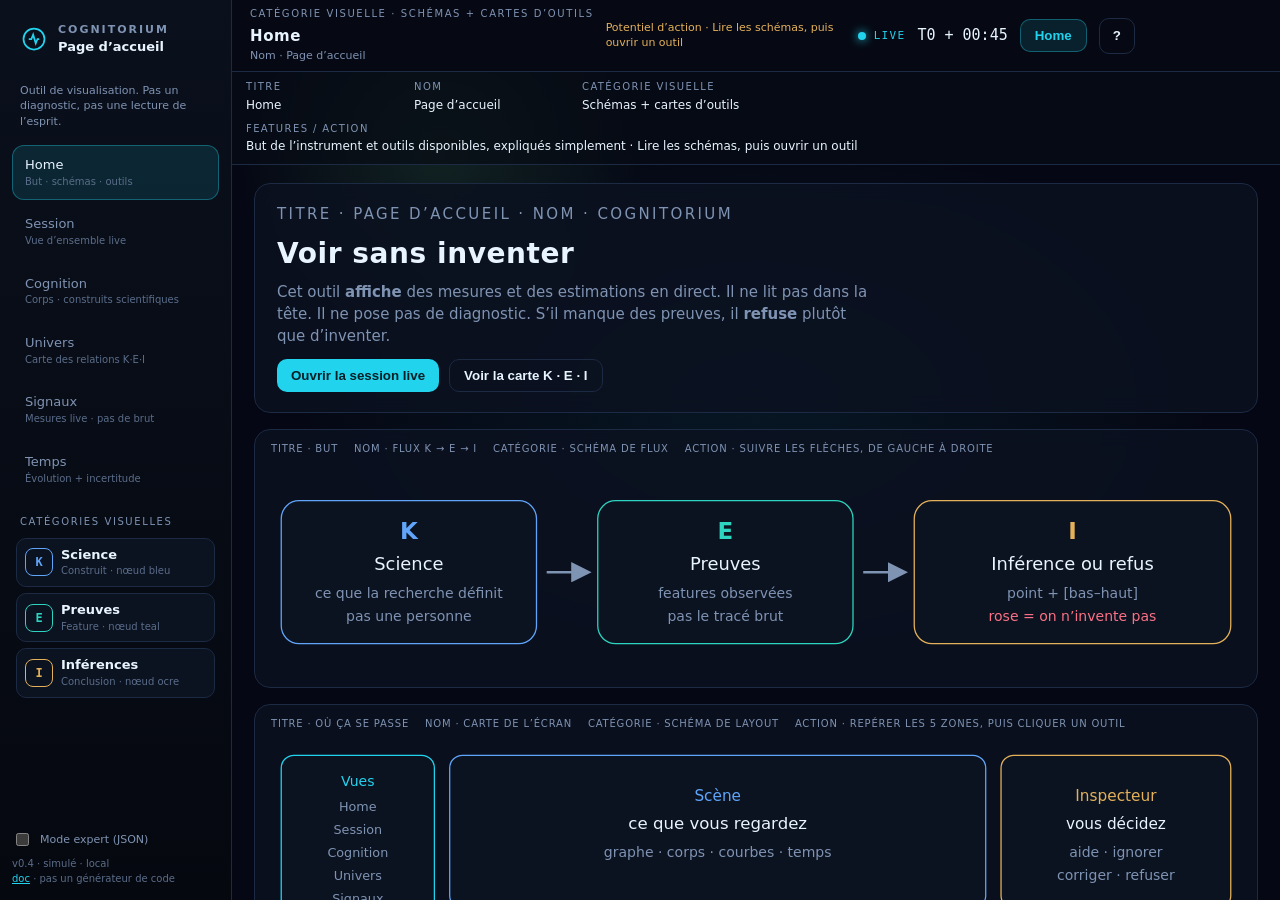
<file: index.html>
<!DOCTYPE html>
<html lang="fr">
<head>
  <meta charset="utf-8">
  <meta name="viewport" content="width=device-width, initial-scale=1">
  <meta name="description" content="Cognitorium Representation Engine — visualisation live. Chaque objet a un titre, un nom, une catégorie visuelle et un potentiel d’action.">
  <title>Cognitorium — Representation Engine</title>
  <link rel="stylesheet" href="css/dashboard.css">
  <link rel="icon" href="data:image/svg+xml,%3Csvg xmlns='http://www.w3.org/2000/svg' viewBox='0 0 32 32'%3E%3Ccircle cx='16' cy='16' r='12' fill='none' stroke='%2322d3ee' stroke-width='2'/%3E%3Cpath d='M10 16h3l2-5 3 10 2-5h2' fill='none' stroke='%2322d3ee' stroke-width='2'/%3E%3C/svg%3E">
</head>
<body>
  <a class="skip" href="#stage">Aller à la scène</a>
  <div class="app is-home">
    <aside class="side">
      <button type="button" class="logo" id="btn-logo" data-view="home" title="Page d’accueil">
        <svg viewBox="0 0 32 32" aria-hidden="true"><circle cx="16" cy="16" r="12" fill="none" stroke="currentColor" stroke-width="2"/><path d="M10 16h3l2-5 3 10 2-5h2" fill="none" stroke="currentColor" stroke-width="2"/></svg>
        <div>
          <strong>COGNITORIUM</strong>
          <b>Page d’accueil</b>
        </div>
      </button>
      <p class="side-lead">Outil de visualisation. Pas un diagnostic, pas une lecture de l’esprit.</p>
      <nav aria-label="Vues">
        <button type="button" data-view="home" aria-current="page">Home<small>But · schémas · outils</small></button>
        <button type="button" data-view="accueil">Session<small>Vue d’ensemble live</small></button>
        <button type="button" data-view="cognition">Cognition<small>Corps · construits scientifiques</small></button>
        <button type="button" data-view="univers">Univers<small>Carte des relations K·E·I</small></button>
        <button type="button" data-view="signaux">Signaux<small>Mesures live · pas de brut</small></button>
        <button type="button" data-view="temps">Temps<small>Évolution + incertitude</small></button>
      </nav>
      <div class="legend-kei" aria-label="Catégories visuelles">
        <p class="kicker">Catégories visuelles</p>
        <button type="button" data-layer="K" aria-pressed="true">
          <span class="swatch k">K</span>
          <span><strong>Science</strong><small>Construit · nœud bleu</small></span>
        </button>
        <button type="button" data-layer="E" aria-pressed="true">
          <span class="swatch e">E</span>
          <span><strong>Preuves</strong><small>Feature · nœud teal</small></span>
        </button>
        <button type="button" data-layer="I" aria-pressed="true">
          <span class="swatch i">I</span>
          <span><strong>Inférences</strong><small>Conclusion · nœud ocre</small></span>
        </button>
      </div>
      <div class="side-foot">
        <label class="mode"><input type="checkbox" id="mode-expert"> Mode expert (JSON)</label>
        <p>v0.4 · simulé · local<br><a href="docs/outil-visualisation.md">doc</a> · pas un générateur de code</p>
      </div>
    </aside>

    <header class="top">
      <div class="top-title">
        <p class="kicker" id="view-cat">Catégorie visuelle · Vue d’ensemble</p>
        <h1 id="view-title">Accueil</h1>
        <p class="sub" id="view-sub">Nom · synthèse de session</p>
      </div>
      <p class="top-act" id="view-act">Potentiel d’action · lire les schémas, puis ouvrir un outil</p>
      <label class="search"><span class="sr">Filtrer</span><input id="q" type="search" placeholder="Filtrer un nom…"></label>
      <div class="live" id="live" data-on="true"><i></i> LIVE</div>
      <div class="clock" id="clock">T0 + 00:00</div>
      <button type="button" class="primary" id="btn-play" aria-pressed="true">Pause</button>
      <button type="button" class="home-btn" id="btn-home" data-view="home">Home</button>
      <button type="button" class="ghost" id="btn-help" aria-haspopup="dialog" aria-controls="help">?</button>
    </header>

    <main class="stage" id="stage">
      <div class="scene-bar" id="scene-bar"></div>
      <div class="scene-body">
        <section class="view home" data-panel="home">
          <div class="home-scroll">
            <header class="home-hero glass">
              <p class="kicker">Titre · Page d’accueil · Nom · Cognitorium</p>
              <h2>Voir sans inventer</h2>
              <p>Cet outil <strong>affiche</strong> des mesures et des estimations en direct. Il ne lit pas dans la tête. Il ne pose pas de diagnostic. S’il manque des preuves, il <strong>refuse</strong> plutôt que d’inventer.</p>
              <div class="home-cta">
                <button type="button" class="primary" data-go="accueil">Ouvrir la session live</button>
                <button type="button" class="ghost wide" data-go="univers">Voir la carte K · E · I</button>
              </div>
            </header>

            <figure class="schema glass">
              <figcaption>
                <span>Titre · But</span>
                <span>Nom · Flux K → E → I</span>
                <span>Catégorie · schéma de flux</span>
                <span>Action · suivre les flèches, de gauche à droite</span>
              </figcaption>
              <svg viewBox="0 0 760 168" role="img" aria-labelledby="schema-but-title schema-but-desc">
                <title id="schema-but-title">But de l’outil : science, puis preuves, puis inférence ou refus</title>
                <desc id="schema-but-desc">Trois cases reliées par des flèches. K science, E preuves observées, I conclusion avec intervalle ou refus.</desc>
                <rect x="8" y="28" width="200" height="112" rx="14" fill="#0b1220" stroke="#60a5fa"/>
                <text x="108" y="58" text-anchor="middle" fill="#60a5fa" font-size="18" font-weight="700">K</text>
                <text x="108" y="82" text-anchor="middle" fill="#e8f4ff" font-size="14">Science</text>
                <text x="108" y="104" text-anchor="middle" fill="#7f93b3" font-size="11">ce que la recherche définit</text>
                <text x="108" y="122" text-anchor="middle" fill="#7f93b3" font-size="11">pas une personne</text>
                <path d="M216 84 H248" stroke="#7f93b3" stroke-width="2" marker-end="url(#arr)"/>
                <rect x="256" y="28" width="200" height="112" rx="14" fill="#0b1220" stroke="#2dd4bf"/>
                <text x="356" y="58" text-anchor="middle" fill="#2dd4bf" font-size="18" font-weight="700">E</text>
                <text x="356" y="82" text-anchor="middle" fill="#e8f4ff" font-size="14">Preuves</text>
                <text x="356" y="104" text-anchor="middle" fill="#7f93b3" font-size="11">features observées</text>
                <text x="356" y="122" text-anchor="middle" fill="#7f93b3" font-size="11">pas le tracé brut</text>
                <path d="M464 84 H496" stroke="#7f93b3" stroke-width="2" marker-end="url(#arr)"/>
                <rect x="504" y="28" width="248" height="112" rx="14" fill="#0b1220" stroke="#e4b15a"/>
                <text x="628" y="58" text-anchor="middle" fill="#e4b15a" font-size="18" font-weight="700">I</text>
                <text x="628" y="82" text-anchor="middle" fill="#e8f4ff" font-size="14">Inférence ou refus</text>
                <text x="628" y="104" text-anchor="middle" fill="#7f93b3" font-size="11">point + [bas–haut]</text>
                <text x="628" y="122" text-anchor="middle" fill="#fb7185" font-size="11">rose = on n’invente pas</text>
                <defs>
                  <marker id="arr" viewBox="0 0 10 10" refX="8" refY="5" markerWidth="8" markerHeight="8" orient="auto">
                    <path d="M0 0 L10 5 L0 10 z" fill="#7f93b3"/>
                  </marker>
                </defs>
              </svg>
            </figure>

            <figure class="schema glass">
              <figcaption>
                <span>Titre · Où ça se passe</span>
                <span>Nom · Carte de l’écran</span>
                <span>Catégorie · schéma de layout</span>
                <span>Action · repérer les 5 zones, puis cliquer un outil</span>
              </figcaption>
              <svg viewBox="0 0 760 200" role="img" aria-labelledby="schema-ui-title">
                <title id="schema-ui-title">Carte de l’écran : vues à gauche, scène au centre, inspecteur à droite, signaux en bas</title>
                <rect x="8" y="12" width="120" height="176" rx="10" fill="#0b1220" stroke="#22d3ee"/>
                <text x="68" y="36" text-anchor="middle" fill="#22d3ee" font-size="11">Vues</text>
                <text x="68" y="56" text-anchor="middle" fill="#7f93b3" font-size="10">Home</text>
                <text x="68" y="74" text-anchor="middle" fill="#7f93b3" font-size="10">Session</text>
                <text x="68" y="92" text-anchor="middle" fill="#7f93b3" font-size="10">Cognition</text>
                <text x="68" y="110" text-anchor="middle" fill="#7f93b3" font-size="10">Univers</text>
                <text x="68" y="128" text-anchor="middle" fill="#7f93b3" font-size="10">Signaux</text>
                <text x="68" y="146" text-anchor="middle" fill="#7f93b3" font-size="10">Temps</text>
                <rect x="140" y="12" width="420" height="120" rx="10" fill="#0b1220" stroke="#60a5fa"/>
                <text x="350" y="48" text-anchor="middle" fill="#60a5fa" font-size="12">Scène</text>
                <text x="350" y="70" text-anchor="middle" fill="#e8f4ff" font-size="13">ce que vous regardez</text>
                <text x="350" y="92" text-anchor="middle" fill="#7f93b3" font-size="11">graphe · corps · courbes · temps</text>
                <rect x="572" y="12" width="180" height="120" rx="10" fill="#0b1220" stroke="#e4b15a"/>
                <text x="662" y="48" text-anchor="middle" fill="#e4b15a" font-size="12">Inspecteur</text>
                <text x="662" y="70" text-anchor="middle" fill="#e8f4ff" font-size="12">vous décidez</text>
                <text x="662" y="92" text-anchor="middle" fill="#7f93b3" font-size="11">aide · ignorer</text>
                <text x="662" y="110" text-anchor="middle" fill="#7f93b3" font-size="11">corriger · refuser</text>
                <rect x="140" y="144" width="612" height="44" rx="10" fill="#0b1220" stroke="#2dd4bf"/>
                <text x="446" y="172" text-anchor="middle" fill="#2dd4bf" font-size="12">Bandeau · preuves live + incertitude dans le temps</text>
              </svg>
            </figure>

            <section>
              <p class="kicker">Titre · Outils disponibles · Catégorie · cartes cliquables · Action · ouvrir l’outil</p>
              <div class="tool-grid">
                <button type="button" class="tool glass" data-go="accueil">
                  <svg viewBox="0 0 64 40" aria-hidden="true"><circle cx="20" cy="20" r="12" fill="none" stroke="#22d3ee" stroke-width="3"/><circle cx="48" cy="20" r="12" fill="none" stroke="#2dd4bf" stroke-width="3"/></svg>
                  <strong>Session</strong>
                  <small>Anneaux de couverture et confiance avec intervalle.</small>
                </button>
                <button type="button" class="tool glass" data-go="cognition">
                  <svg viewBox="0 0 64 40" aria-hidden="true"><circle cx="32" cy="10" r="6" fill="none" stroke="#2dd4bf"/><path d="M20 38 V22 H44 V38" fill="none" stroke="#2dd4bf"/></svg>
                  <strong>Cognition</strong>
                  <small>Où le signe est pris sur le corps, et les construits scientifiques.</small>
                </button>
                <button type="button" class="tool glass" data-go="univers">
                  <svg viewBox="0 0 64 40" aria-hidden="true"><circle cx="32" cy="20" r="4" fill="#22d3ee"/><circle cx="12" cy="10" r="3" fill="none" stroke="#60a5fa"/><circle cx="52" cy="12" r="3" fill="none" stroke="#2dd4bf"/><circle cx="44" cy="32" r="3" fill="none" stroke="#e4b15a"/><path d="M32 20 L12 10 M32 20 L52 12 M32 20 L44 32" stroke="#1c2a44"/></svg>
                  <strong>Univers</strong>
                  <small>Carte des relations : science, preuves, inférences.</small>
                </button>
                <button type="button" class="tool glass" data-go="signaux">
                  <svg viewBox="0 0 64 40" aria-hidden="true"><path d="M4 28 L16 12 L28 22 L40 8 L52 24 L60 16" fill="none" stroke="#2dd4bf" stroke-width="2"/></svg>
                  <strong>Signaux</strong>
                  <small>Features en direct. Pas de tracé brut (pas d’ECG).</small>
                </button>
                <button type="button" class="tool glass" data-go="temps">
                  <svg viewBox="0 0 64 40" aria-hidden="true"><path d="M4 32 L16 20 L32 24 L48 10 L60 16 L60 32 Z" fill="#e4b15a" opacity=".35"/><path d="M4 28 L16 18 L32 22 L48 12 L60 18" fill="none" stroke="#2dd4bf" stroke-width="2"/></svg>
                  <strong>Temps</strong>
                  <small>Fan chart : le trait est l’estimation, la bande est l’incertitude.</small>
                </button>
              </div>
            </section>

            <figure class="schema glass">
              <figcaption>
                <span>Titre · Comment lire</span>
                <span>Nom · Grille à 4 champs</span>
                <span>Catégorie · schéma d’étiquette</span>
                <span>Action · chercher ces 4 mots sur chaque objet</span>
              </figcaption>
              <svg viewBox="0 0 760 110" role="img" aria-labelledby="schema-read-title">
                <title id="schema-read-title">Chaque objet a un titre, un nom, une catégorie visuelle et un potentiel d’action</title>
                <rect x="8" y="16" width="174" height="78" rx="12" fill="#0b1220" stroke="#22d3ee"/>
                <text x="95" y="48" text-anchor="middle" fill="#22d3ee" font-size="12">TITRE</text>
                <text x="95" y="70" text-anchor="middle" fill="#e8f4ff" font-size="11">de quoi il s’agit</text>
                <rect x="198" y="16" width="174" height="78" rx="12" fill="#0b1220" stroke="#60a5fa"/>
                <text x="285" y="48" text-anchor="middle" fill="#60a5fa" font-size="12">NOM</text>
                <text x="285" y="70" text-anchor="middle" fill="#e8f4ff" font-size="11">le nom précis</text>
                <rect x="388" y="16" width="174" height="78" rx="12" fill="#0b1220" stroke="#2dd4bf"/>
                <text x="475" y="48" text-anchor="middle" fill="#2dd4bf" font-size="12">CATÉGORIE</text>
                <text x="475" y="70" text-anchor="middle" fill="#e8f4ff" font-size="11">couleur + forme</text>
                <rect x="578" y="16" width="174" height="78" rx="12" fill="#0b1220" stroke="#e4b15a"/>
                <text x="665" y="48" text-anchor="middle" fill="#e4b15a" font-size="12">ACTION</text>
                <text x="665" y="70" text-anchor="middle" fill="#e8f4ff" font-size="11">ce que vous faites</text>
              </svg>
            </figure>

            <aside class="home-not glass">
              <p class="kicker">Ce que cet outil n’est pas</p>
              <ul>
                <li>Pas un diagnostic médical</li>
                <li>Pas une lecture de l’esprit ni un jumeau intérieur</li>
                <li>Pas un score unique de personnalité</li>
                <li>Pas un générateur de code (autre outil, plus tard)</li>
              </ul>
            </aside>
          </div>
        </section>
        <section class="view" data-panel="accueil" hidden>
          <div class="dash">
            <div class="glass ring-card" id="ring-cov"></div>
            <div class="glass ring-card" id="ring-conf"></div>
            <div class="glass dash-graph">
              <svg id="graph-mini" viewBox="0 0 640 280" role="img" aria-label="Mini carte des relations"></svg>
            </div>
            <div class="cards" id="est-cards"></div>
          </div>
        </section>
        <section class="view" data-panel="cognition" hidden>
          <div class="cog-grid">
            <div class="glass" id="cog-body"></div>
            <div class="glass" id="cog-list"></div>
          </div>
        </section>
        <section class="view" data-panel="univers" hidden>
          <svg class="sky" id="graph" viewBox="0 0 1100 640" role="img" aria-label="Carte des relations knowledge, evidence, inference"></svg>
          <div class="tip" id="tip" hidden></div>
        </section>
        <section class="view" data-panel="signaux" hidden>
          <div class="wave-grid big" id="waves-big"></div>
        </section>
        <section class="view" data-panel="temps" hidden>
          <div class="glass fan-full">
            <h3 id="fan-title-full">Charge cognitive · incertitude dans le temps</h3>
            <svg id="fan-full" viewBox="0 0 1000 280" role="img" aria-label="Fan chart d’incertitude"></svg>
            <input type="range" id="scrub-full" min="0" max="0" value="0" aria-label="Parcourir le temps">
          </div>
        </section>
      </div>
    </main>

    <aside class="insp" aria-label="Inspecteur">
      <div id="insp-fiche"></div>
      <div id="insp-est"></div>
      <div id="insp-actions"></div>
      <div id="insp-langs"></div>
      <div id="insp-body"></div>
      <div id="insp-json" hidden></div>
    </aside>

    <footer class="strip">
      <div class="waves">
        <h3>Signaux · preuves (E) · sparkline</h3>
        <p class="strip-act">Action · cliquer une courbe pour la lier à l’inférence</p>
        <div class="wave-grid" id="waves"></div>
      </div>
      <div class="fanbox">
        <h3 id="fan-title">Temps · fan chart</h3>
        <p class="strip-act">Feature · bande = incertitude, trait = estimation</p>
        <svg id="fan" viewBox="0 0 520 150" role="img" aria-label="Incertitude temporelle"></svg>
      </div>
      <div class="scrub-wrap">
        <p class="kicker">Potentiel d’action</p>
        <input type="range" id="scrub" min="0" max="0" value="0" aria-label="Parcourir le temps">
        <span id="ctx">sim-001 · bureau</span>
      </div>
    </footer>
  </div>

  <dialog class="help" id="help" aria-labelledby="help-title">
    <form method="dialog">
      <h2 id="help-title">Comment lire cet écran</h2>
      <p>Chaque objet a <strong>quatre informations</strong>. C’est la même grille partout.</p>
      <ol class="help-grid">
        <li><strong>Titre</strong> — de quoi il s’agit, en une phrase.</li>
        <li><strong>Nom</strong> — le nom précis (ex. Charge cognitive, FC).</li>
        <li><strong>Catégorie visuelle</strong> — la famille et sa couleur.</li>
        <li><strong>Features / action</strong> — ce que ça montre, ce que vous pouvez faire.</li>
      </ol>
      <ul class="help-cats">
        <li><span class="swatch k">K</span> <strong>Science</strong> — ce que la recherche définit. Pas une personne.</li>
        <li><span class="swatch e">E</span> <strong>Preuves</strong> — features observées. Pas le tracé brut.</li>
        <li><span class="swatch i">I</span> <strong>Inférences</strong> — conclusion avec intervalle, ou refus.</li>
        <li><span class="swatch rose">R</span> <strong>Refus</strong> — le modèle n’invente pas. Rose uniquement ici.</li>
      </ul>
      <p>Un pourcentage seul n’existe pas : toujours <strong>point + [bas–haut]</strong>. Vous tranchez : proposer une aide, ignorer, corriger, refuser.</p>
      <button type="submit" class="primary">J’ai compris</button>
    </form>
  </dialog>
  <script src="js/dashboard.js"></script>
</body>
</html>
</file>
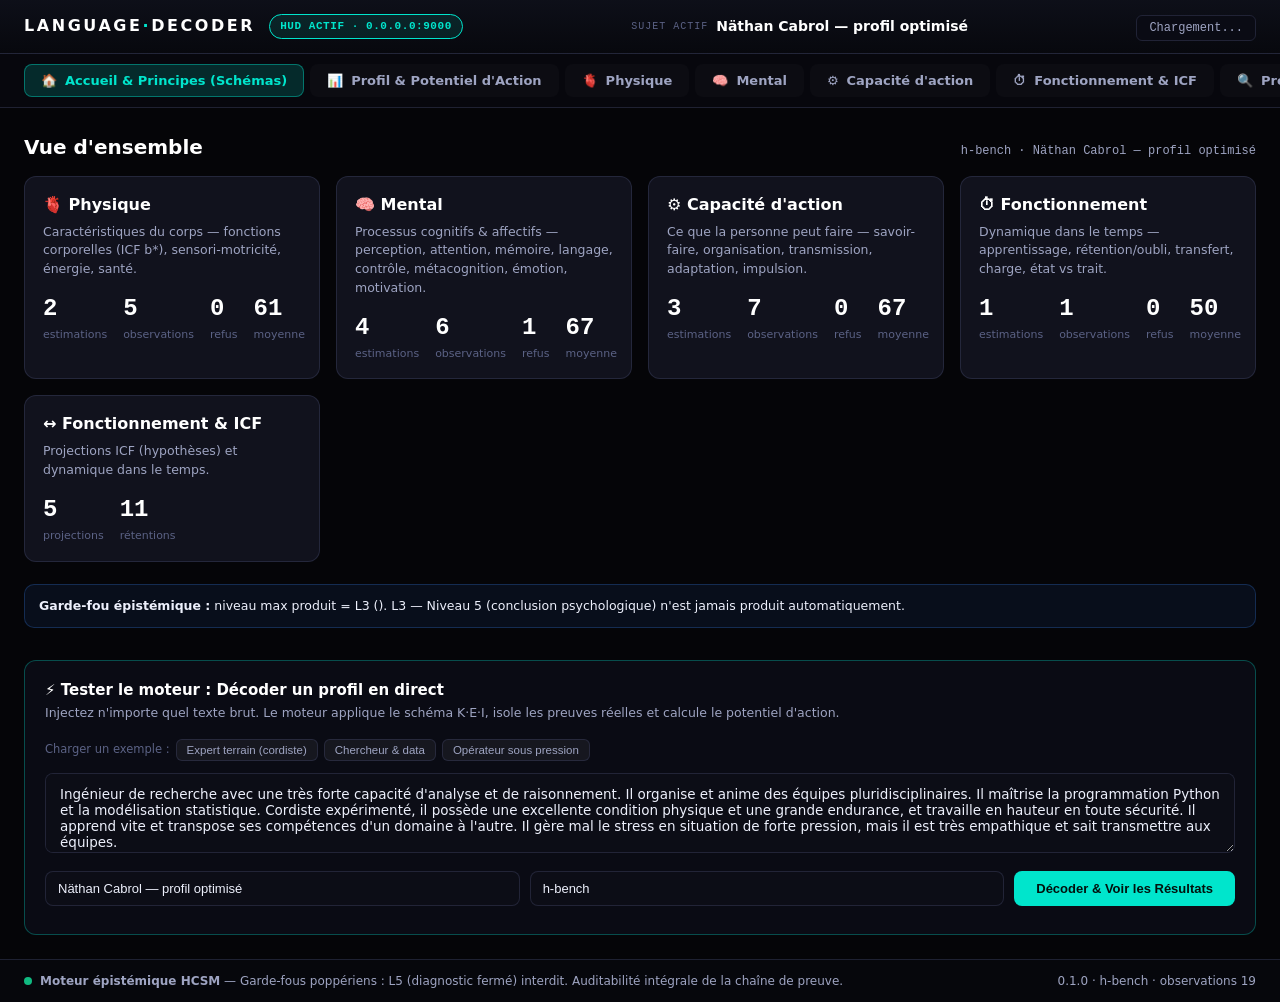
<file: ui/index.html>
<!DOCTYPE html>
<html lang="fr">
<head>
  <meta charset="UTF-8">
  <meta name="viewport" content="width=device-width, initial-scale=1.0">
  <title>Language Decoder — Moteur de Décodage Humain & Potentiel d'Action</title>
  <link rel="stylesheet" href="styles.css">
</head>
<body>
  <div id="app">
    <!-- TOP STATUS BAR / HUD HEADER -->
    <header class="hud-header">
      <div class="brand-group">
        <div class="wordmark">LANGUAGE<span>·</span>DECODER</div>
        <div class="badge-hud live">HUD ACTIF · 0.0.0.0:9000</div>
      </div>
      <div class="header-center">
        <span class="hud-tag">SUJET ACTIF</span>
        <span class="subject-title" id="source-title">—</span>
      </div>
      <div class="header-right">
        <span class="hud-metric-pill" id="meta-counts">Chargement...</span>
      </div>
    </header>

    <!-- NAVIGATION PAR ONGLETS AVEC ACCUEIL EN PREMIER -->
    <nav class="tabs">
      <button class="tab active" data-view="home"><span class="t-icon">🏠</span> Accueil & Principes (Schémas)</button>
      <button class="tab" data-view="overview"><span class="t-icon">📊</span> Profil & Potentiel d'Action</button>
      <button class="tab" data-view="physical"><span class="t-icon">🫀</span> Physique</button>
      <button class="tab" data-view="mental"><span class="t-icon">🧠</span> Mental</button>
      <button class="tab" data-view="action"><span class="t-icon">⚙️</span> Capacité d'action</button>
      <button class="tab" data-view="dynamics"><span class="t-icon">⏱</span> Fonctionnement & ICF</button>
      <button class="tab" data-view="trace"><span class="t-icon">🔍</span> Preuves & Traçabilité</button>
      <button class="tab" data-view="kei_flow"><span class="t-icon">⚡</span> Flux Conceptuel K·E·I</button>
    </nav>

    <!-- MAIN DYNAMIC CONTENT -->
    <main id="content" class="content"></main>

    <!-- DECODE TERMINAL / ACTION DECODER -->
    <section class="decode-box">
      <div class="decode-header-row">
        <div>
          <div class="decode-title">⚡ Tester le moteur : Décoder un profil en direct</div>
          <div class="decode-subtitle">Injectez n'importe quel texte brut. Le moteur applique le schéma K·E·I, isole les preuves réelles et calcule le potentiel d'action.</div>
        </div>
        <div class="presets-group">
          <span class="preset-label">Charger un exemple :</span>
          <button class="btn-preset" data-preset="cordiste">Expert terrain (cordiste)</button>
          <button class="btn-preset" data-preset="scientifique">Chercheur & data</button>
          <button class="btn-preset" data-preset="stress">Opérateur sous pression</button>
        </div>
      </div>

      <textarea id="decode-input" rows="3"
        placeholder="Collez un récit, un CV, une description de parcours ou d'expérience…">Ingénieur de recherche avec une très forte capacité d'analyse et de raisonnement. Il organise et anime des équipes pluridisciplinaires. Il maîtrise la programmation Python et la modélisation statistique. Cordiste expérimenté, il possède une excellente condition physique et une grande endurance, et travaille en hauteur en toute sécurité. Il apprend vite et transpose ses compétences d'un domaine à l'autre. Il gère mal le stress en situation de forte pression, mais il est très empathique et sait transmettre aux équipes.</textarea>
      
      <div class="decode-actions">
        <input id="decode-title" type="text" value="Näthan Cabrol — profil optimisé" placeholder="Titre du décodage">
        <input id="decode-person" type="text" value="h-bench" placeholder="Identifiant unique (ex: h-001)">
        <button id="decode-btn">Décoder & Voir les Résultats</button>
      </div>
      <div class="decode-status" id="decode-status"></div>
    </section>

    <!-- FOOTER HUD -->
    <footer class="hud-footer">
      <div class="footer-left">
        <span class="hud-dot"></span>
        <span><b>Moteur épistémique HCSM</b> — Garde-fous poppériens : L5 (diagnostic fermé) interdit. Auditabilité intégrale de la chaîne de preuve.</span>
      </div>
      <span id="meta"></span>
    </footer>
  </div>

  <script src="app.js"></script>
</body>
</html>
</file>
<file: css/dashboard.css>
/* Chrome calqué sur les illustrations Cognitorium
   (sidebar + verre + constellation) — visualisation live seulement */

:root {
  --bg: #050814;
  --side: #070b14;
  --card: rgb(12 18 32 / 0.82);
  --ink: #e8f4ff;
  --muted: #7f93b3;
  --line: #1c2a44;
  --cyan: #22d3ee;
  --e: #2dd4bf;
  --k: #60a5fa;
  --i: #e4b15a;
  --off: #334155;
  --font: "Segoe UI", system-ui, sans-serif;
  --mono: ui-monospace, "Cascadia Code", Menlo, Consolas, monospace;
}

*, *::before, *::after { box-sizing: border-box; }
html, body { height: 100%; margin: 0; }
html { color-scheme: dark; }
body {
  font: 13px/1.45 var(--font);
  color: var(--ink);
  background: var(--bg);
  overflow: hidden;
}

.skip { position: absolute; left: 8px; top: -40px; background: var(--cyan); color: #041016; padding: 6px 10px; z-index: 40; }
.skip:focus { top: 8px; }
.sr { position: absolute; width: 1px; height: 1px; overflow: hidden; clip: rect(0 0 0 0); }

.app {
  display: grid;
  grid-template-columns: 232px minmax(0, 1fr) 320px;
  grid-template-rows: 72px minmax(0, 1fr) 198px;
  grid-template-areas:
    "side top top"
    "side stage insp"
    "side strip strip";
  height: 100vh;
}
.app.is-home {
  grid-template-columns: 232px minmax(0, 1fr);
  grid-template-rows: 72px minmax(0, 1fr);
  grid-template-areas:
    "side top"
    "side stage";
}
.app.is-home .insp,
.app.is-home .strip,
.app.is-home .search,
.app.is-home #btn-play { display: none; }

.side {
  grid-area: side;
  background: linear-gradient(180deg, #0a101c, #05080f);
  border-right: 1px solid var(--line);
  display: flex; flex-direction: column; padding: 18px 12px 14px;
}
.logo {
  display: flex; gap: 10px; align-items: center; color: var(--cyan);
  margin-bottom: 22px; padding: 4px 8px; width: 100%;
  background: transparent; border: 0; cursor: pointer; font: inherit; text-align: left;
}
.logo svg { width: 28px; height: 28px; flex: 0 0 28px; }
.logo strong { display: block; font-size: 11px; letter-spacing: 0.18em; color: var(--muted); }
.logo b { display: block; font-size: 13px; color: var(--ink); }
.side-lead { margin: 0 8px 16px; font-size: 11px; color: var(--muted); line-height: 1.4; }

.side nav { display: grid; gap: 4px; }
.side nav button {
  width: 100%; text-align: left; background: transparent; color: var(--muted);
  border: 1px solid transparent; border-radius: 12px; padding: 10px 12px; cursor: pointer; font: inherit;
}
.side nav button small { display: block; font-size: 10px; color: #5b6d8a; }
.side nav button:hover { color: var(--ink); background: rgb(34 211 238 / 0.06); }
.side nav button[aria-current="page"] {
  color: var(--ink); background: rgb(34 211 238 / 0.12); border-color: rgb(34 211 238 / 0.35);
}

.side-foot { margin-top: auto; }
.legend-kei { margin: 18px 4px 12px; display: grid; gap: 6px; }
.legend-kei > .kicker { margin: 0 4px 2px; }
.legend-kei button {
  display: flex; gap: 8px; align-items: center; width: 100%;
  text-align: left; background: #0b1220; color: var(--ink);
  border: 1px solid var(--line); border-radius: 10px; padding: 7px 8px; cursor: pointer; font: inherit;
}
.legend-kei button small { display: block; font-size: 10px; color: #5b6d8a; }
.legend-kei button[aria-pressed="false"] { opacity: 0.45; }
.swatch {
  flex: 0 0 28px; height: 28px; border-radius: 8px; display: grid; place-items: center;
  font: 700 12px var(--mono); border: 1px solid currentColor;
}
.swatch.k { color: var(--k); }
.swatch.e { color: var(--e); }
.swatch.i { color: var(--i); }
.swatch.rose { color: #fb7185; }
.mode { display: flex; gap: 8px; align-items: center; font-size: 11px; color: var(--muted); margin: 0 0 8px; }
.side-foot p { font-size: 10px; color: #5b6d8a; margin: 0; }
.side-foot a { color: var(--cyan); }

.top {
  grid-area: top;
  display: flex; align-items: center; gap: 12px;
  padding: 8px 18px; border-bottom: 1px solid var(--line);
  background: rgb(7 11 20 / 0.9); backdrop-filter: blur(12px);
}
.top-title { min-width: 0; }
.top h1 { margin: 0; font-size: 15px; letter-spacing: 0.04em; }
.sub { margin: 0; color: var(--muted); font-size: 11px; }
.top-act { margin: 0; font-size: 11px; color: var(--i); max-width: 240px; line-height: 1.35; }
.kicker { font-size: 10px; letter-spacing: 0.16em; text-transform: uppercase; color: var(--muted); margin: 0 0 4px; }
.search { flex: 1; max-width: 280px; margin-left: auto; }
.search input {
  width: 100%; background: #0b1220; border: 1px solid var(--line); color: var(--ink);
  border-radius: 999px; padding: 8px 14px; font: inherit;
}
.live { display: flex; align-items: center; gap: 8px; font-family: var(--mono); font-size: 11px; letter-spacing: 0.12em; color: var(--cyan); }
.live i { width: 8px; height: 8px; border-radius: 50%; background: var(--cyan); box-shadow: 0 0 10px var(--cyan); }
.live[data-on="false"] { color: var(--muted); }
.live[data-on="false"] i { background: var(--muted); box-shadow: none; }
.clock { font-family: var(--mono); font-variant-numeric: tabular-nums; font-size: 15px; }

button.primary {
  background: var(--cyan); color: #042026; border: 0; border-radius: 10px;
  padding: 8px 14px; font-weight: 700; cursor: pointer;
}
button.ghost {
  background: transparent; color: var(--ink); border: 1px solid var(--line);
  border-radius: 10px; width: 36px; height: 36px; font-weight: 700; cursor: pointer;
}
button.ghost:hover { border-color: var(--cyan); color: var(--cyan); }
button.ghost.wide, .home-btn {
  width: auto; height: auto; padding: 8px 14px;
}
.home-btn {
  background: rgb(34 211 238 / 0.12); color: var(--cyan);
  border: 1px solid rgb(34 211 238 / 0.35); border-radius: 10px;
  font-weight: 700; cursor: pointer;
}
button:focus-visible, a:focus-visible, input:focus-visible { outline: 2px solid var(--cyan); outline-offset: 2px; }

.stage {
  grid-area: stage; position: relative; min-width: 0; min-height: 0;
  display: flex; flex-direction: column;
  background:
    radial-gradient(ellipse 80% 60% at 50% 40%, rgb(34 211 238 / 0.07), transparent 55%),
    radial-gradient(circle at 20% 10%, #122, transparent 18%),
    #050814;
}
.scene-bar {
  flex: 0 0 auto;
  padding: 8px 14px;
  border-bottom: 1px solid var(--line);
  background: rgb(7 11 20 / 0.65);
}
.scene-bar .fiche.compact { gap: 8px 28px; }
.scene-bar dd { font-size: 12px; color: var(--ink); }
.scene-body { flex: 1; position: relative; min-height: 0; }
.view { position: absolute; inset: 0; }
.view[hidden] { display: none !important; }
.sky { width: 100%; height: 100%; display: block; }
.tip {
  position: absolute; pointer-events: none;
  background: rgb(8 14 26 / 0.92); border: 1px solid rgb(34 211 238 / 0.35);
  border-radius: 10px; padding: 8px 10px; font-size: 12px; max-width: 300px; z-index: 5;
}

.glass {
  background: var(--card); border: 1px solid var(--line); border-radius: 16px;
  backdrop-filter: blur(10px);
}

.dash {
  height: 100%; padding: 14px; display: grid; gap: 12px;
  grid-template-columns: 180px 180px 1fr;
  grid-template-rows: minmax(210px, auto) 1fr;
}
.ring-card { display: flex; flex-direction: column; align-items: center; justify-content: flex-start; padding: 8px; overflow: auto; }
.ring-card p { margin: 0; font-size: 11px; color: var(--muted); text-align: center; line-height: 1.35; }
.dash-graph { grid-column: 3; grid-row: 1 / 3; overflow: hidden; }
.dash-graph svg { width: 100%; height: 100%; }
.cards { grid-column: 1 / 3; display: grid; gap: 8px; overflow: auto; padding-right: 4px; }
.est-card {
  border: 1px solid var(--line); border-radius: 12px; padding: 10px 12px; background: #0b1220; cursor: pointer;
}
.est-card[data-on="true"] { border-color: var(--i); }
.est-card b { font-family: var(--mono); color: var(--i); }

.cog-grid { height: 100%; display: grid; grid-template-columns: 220px 1fr; gap: 12px; padding: 14px; }
.cog-grid .glass { padding: 14px; overflow: auto; }

.wave-grid.big { height: 100%; padding: 14px; grid-template-columns: 1fr 1fr; }
.fan-full { margin: 14px; height: calc(100% - 28px); padding: 12px 16px; display: flex; flex-direction: column; }
.fan-full h3 { margin: 0 0 8px; font-size: 11px; letter-spacing: 0.14em; text-transform: uppercase; color: var(--muted); }
.fan-full svg { flex: 1; width: 100%; }
.fan-full input { width: 100%; accent-color: var(--cyan); }

.insp {
  grid-area: insp; border-left: 1px solid var(--line); overflow: auto;
  padding: 14px; background: rgb(7 11 20 / 0.94);
}
.kicker { font-size: 10px; letter-spacing: 0.16em; text-transform: uppercase; color: var(--muted); margin: 0 0 4px; }
.insp h2 { margin: 0 0 8px; font-size: 15px; }
.fiche {
  display: grid; gap: 6px; margin-bottom: 12px;
  border: 1px solid var(--line); border-radius: 12px; padding: 10px 12px; background: #0b1220;
}
.fiche.compact { margin: 0; background: transparent; border: 0; padding: 0; display: flex; flex-wrap: wrap; gap: 8px 18px; }
.fiche dt { font-size: 10px; letter-spacing: 0.14em; text-transform: uppercase; color: var(--muted); }
.fiche dd { margin: 2px 0 0; }
.fiche.compact > div { min-width: 140px; }
.actions { display: grid; gap: 6px; margin: 0 0 14px; }
.actions button {
  width: 100%; text-align: left; background: #0b1220; color: var(--ink);
  border: 1px solid var(--line); border-radius: 10px; padding: 8px 10px; cursor: pointer; font: inherit;
}
.actions button small { display: block; color: var(--muted); font-size: 10px; }
.actions button:hover { border-color: var(--cyan); }
.actions button[data-kind="refuse"] { border-color: rgb(251 113 133 / 0.45); }
.actions button[aria-pressed="true"] { border-color: var(--i); background: rgb(228 177 90 / 0.1); }
.note-user { font-size: 12px; color: var(--i); background: rgb(228 177 90 / .08); padding: 8px; border-radius: 8px; margin: 0 0 8px; }
.ring-card .fiche { border: 0; background: transparent; padding: 0; text-align: center; }
.est-card .fiche { border: 0; background: transparent; padding: 0; margin: 0; }
.est-card { text-align: left; width: 100%; color: inherit; font: inherit; }
.insp p { margin: 0 0 8px; color: var(--muted); }
.block { margin-bottom: 14px; padding-bottom: 12px; border-bottom: 1px solid var(--line); }
.row { display: flex; justify-content: space-between; gap: 8px; padding: 4px 0; }
.row b { font-family: var(--mono); }
.ci { color: var(--i); }
.estime { --p:.5;--lo:.3;--hi:.7; position: relative; height: 24px; margin: 6px 0; }
.estime-piste, .estime-ci, .estime-point { position: absolute; }
.estime-piste { left: 0; right: 0; top: 10px; height: 5px; background: #1c2740; border-radius: 99px; }
.estime-ci {
  top: 7px; height: 11px; left: calc(var(--lo)*100%); width: calc((var(--hi) - var(--lo))*100%); min-width: 6px;
  background: repeating-linear-gradient(-45deg, rgb(228 177 90 / .55), rgb(228 177 90 / .55) 2px, rgb(228 177 90 / .12) 2px, rgb(228 177 90 / .12) 5px);
}
.estime-point {
  top: 6px; left: calc(var(--p)*100%); width: 12px; height: 12px; margin-left: -6px;
  background: var(--ink); border: 2px solid #070b14; border-radius: 50%; box-shadow: 0 0 0 1px var(--ink);
}
.langs { display: grid; gap: 6px; }
.lang {
  display: flex; gap: 8px; align-items: flex-start; padding: 7px 8px;
  border: 1px dashed var(--line); border-radius: 8px; cursor: pointer;
}
.lang[data-on="true"] { border-style: solid; border-color: rgb(45 212 191 / .4); background: rgb(45 212 191 / .08); }
.lang small { display: block; color: var(--muted); font-size: 10px; }
.alts { font-size: 12px; color: var(--i); background: rgb(228 177 90 / .08); padding: 8px; border-radius: 8px; }
.refus { border-left: 3px solid #fb7185; padding: 8px 10px; background: rgb(251 113 133 / .08); color: #fecdd3; font-size: 12px; }
.body { width: 100%; height: auto; }
.json { margin: 0; padding: 8px; background: #050814; color: #c9d6ea; border: 1px solid var(--line); border-radius: 8px; font: 10px/1.4 var(--mono); max-height: 140px; overflow: auto; white-space: pre-wrap; }

.strip {
  grid-area: strip; border-top: 1px solid var(--line);
  display: grid; grid-template-columns: 1.15fr .95fr 160px; background: #070b14;
}
.waves, .fanbox, .scrub-wrap { padding: 8px 12px; min-width: 0; }
.fanbox { border-left: 1px solid var(--line); }
.scrub-wrap { border-left: 1px solid var(--line); display: flex; flex-direction: column; justify-content: center; gap: 8px; }
.scrub-wrap input { width: 100%; accent-color: var(--cyan); }
.scrub-wrap span { color: var(--muted); font-size: 11px; }
.waves h3, .fanbox h3 { margin: 0 0 2px; font-size: 10px; letter-spacing: 0.14em; text-transform: uppercase; color: var(--muted); }
.strip-act { margin: 0 0 4px; font-size: 10px; color: var(--i); }
.wave-grid { display: grid; grid-template-columns: 1fr 1fr; gap: 6px; }
.wave { background: #0b1220; border: 1px solid var(--line); border-radius: 8px; padding: 4px 6px; }
.wave[data-sel="true"] { border-color: var(--e); }
.wave .meta { display: flex; justify-content: space-between; font-family: var(--mono); font-size: 10px; color: var(--muted); }
.wave svg { width: 100%; height: 46px; }
.fanbox svg { width: 100%; height: 118px; }

.node { cursor: pointer; }
.edge { fill: none; stroke-width: 1.1; opacity: .45; }
.edge.on { opacity: 1; stroke-width: 1.8; }

@media (max-width: 980px) {
  body { overflow: auto; }
  .app {
    height: auto; min-height: 100vh;
    grid-template-columns: 1fr;
    grid-template-rows: auto auto 60vh auto auto;
    grid-template-areas: "top" "side" "stage" "strip" "insp";
  }
  .side { flex-direction: row; flex-wrap: wrap; align-items: center; }
  .side nav { display: flex; flex: 1; }
  .side-foot p { display: none; }
  .strip { grid-template-columns: 1fr; }
}

@media (prefers-reduced-motion: reduce) {
  .live i { box-shadow: none; }
}
a { color: var(--cyan); }

.help {
  border: 1px solid var(--line); border-radius: 16px; padding: 0;
  background: #0b1220; color: var(--ink); max-width: 560px; width: calc(100% - 32px);
}
.help::backdrop { background: rgb(5 8 20 / 0.72); }
.help form { padding: 22px 22px 18px; }
.help h2 { margin: 0 0 8px; font-size: 18px; }
.help p { color: var(--muted); }
.help-grid { margin: 12px 0; padding-left: 18px; display: grid; gap: 6px; }
.help-cats { list-style: none; margin: 0 0 14px; padding: 0; display: grid; gap: 8px; }
.help-cats li { display: flex; gap: 8px; align-items: flex-start; }
.help-cats .swatch { margin-top: 2px; }
.wave .meta small { display: block; font-size: 9px; letter-spacing: 0.08em; text-transform: uppercase; color: #5b6d8a; }
.wave .meta { align-items: flex-start; }

.home { overflow: hidden; }
.home-scroll {
  position: absolute; inset: 0;
  overflow: auto;
  padding: 18px 22px 36px;
  display: grid; gap: 16px; align-content: start;
}
.home-hero { padding: 20px 22px; }
.home-hero h2 { margin: 0 0 8px; font-size: 28px; letter-spacing: 0.02em; }
.home-hero p { margin: 0 0 8px; color: var(--muted); max-width: 62ch; font-size: 15px; }
.home-cta { display: flex; flex-wrap: wrap; gap: 10px; margin-top: 12px; }
.schema { padding: 12px 16px 8px; margin: 0; }
.schema figcaption {
  display: flex; flex-wrap: wrap; gap: 8px 16px;
  font-size: 10px; letter-spacing: 0.08em; text-transform: uppercase; color: var(--muted);
  margin-bottom: 8px;
}
.schema svg { width: 100%; height: auto; display: block; }
.tool-grid {
  display: grid; gap: 10px;
  grid-template-columns: repeat(auto-fit, minmax(160px, 1fr));
}
.tool {
  display: grid; gap: 6px; justify-items: start;
  padding: 12px; cursor: pointer; color: inherit; font: inherit; text-align: left;
}
.tool:hover { border-color: var(--cyan); }
.tool svg { width: 64px; height: 40px; }
.tool strong { font-size: 14px; }
.tool small { color: var(--muted); font-size: 12px; line-height: 1.35; }
.home-not { padding: 14px 18px; }
.home-not ul { margin: 0; padding-left: 18px; color: var(--muted); display: grid; gap: 4px; }

@media (max-width: 980px) {
  .app.is-home {
    grid-template-columns: 1fr;
    grid-template-rows: auto auto 1fr;
    grid-template-areas: "top" "side" "stage";
  }
}
</file>
<file: ui/styles.css>
:root {
  --bg: #050508;
  --bg-elev: #0a0b14;
  --panel: #11121d;
  --panel-hover: #161827;
  --border: rgba(60, 65, 95, 0.45);
  --border-focus: rgba(0, 229, 204, 0.6);
  --text-1: #edf0fc;
  --text-2: #9ea4c2;
  --text-3: #5b6285;
  --accent: #00e5cc;
  --accent-dim: rgba(0, 229, 204, 0.16);
  --transfer: #9b59b6;
  --danger: #ff3366;
  --danger-bg: rgba(255, 51, 102, 0.08);
  --warn: #ffb020;
  --ok: #10b981;
  --info: #3b82f6;
  --font: 'Segoe UI', system-ui, -apple-system, Roboto, Helvetica, sans-serif;
  --mono: 'SFMono-Regular', Consolas, 'Liberation Mono', Menlo, monospace;
}

* { box-sizing: border-box; }
html, body {
  margin: 0; padding: 0; background: var(--bg);
  color: var(--text-1); font-family: var(--font);
  font-size: 14px; line-height: 1.5;
}
#app { min-height: 100vh; display: flex; flex-direction: column; }

/* HEADER HUD */
.hud-header {
  display: flex; align-items: center; justify-content: space-between;
  padding: 14px 24px; border-bottom: 1px solid var(--border);
  background: linear-gradient(180deg, rgba(14, 16, 26, 0.95), rgba(8, 9, 15, 0.9));
  backdrop-filter: blur(8px);
}
.brand-group { display: flex; align-items: center; gap: 14px; }
.wordmark { font-weight: 800; letter-spacing: 0.16em; font-size: 16px; color: #fff; }
.wordmark span { color: var(--accent); }
.badge-hud {
  font-family: var(--mono); font-size: 11px; padding: 3px 10px;
  border-radius: 999px; letter-spacing: 0.05em; font-weight: 600;
}
.badge-hud.live {
  background: rgba(0, 229, 204, 0.1); border: 1px solid var(--accent); color: var(--accent);
}
.header-center { display: flex; align-items: center; gap: 8px; }
.hud-tag { font-family: var(--mono); font-size: 10px; color: var(--text-3); letter-spacing: 0.1em; }
.subject-title { font-weight: 600; color: #fff; font-size: 14px; }
.hud-metric-pill {
  font-family: var(--mono); font-size: 12px; color: var(--text-2);
  background: var(--bg-elev); padding: 5px 12px; border-radius: 6px; border: 1px solid var(--border);
}

/* TABS */
.tabs { display: flex; gap: 6px; padding: 10px 24px; border-bottom: 1px solid var(--border); overflow-x: auto; background: rgba(10, 11, 18, 0.5); }
.tab {
  padding: 8px 16px; border: 1px solid transparent; border-radius: 8px; cursor: pointer;
  color: var(--text-2); font-family: var(--font); font-size: 13px; font-weight: 600;
  background: rgba(255, 255, 255, 0.02); display: flex; align-items: center; gap: 8px;
  transition: all 0.2s; white-space: nowrap;
}
.tab:hover { color: #fff; background: rgba(255, 255, 255, 0.06); }
.tab.active { background: var(--accent-dim); color: var(--accent); border-color: rgba(0, 229, 204, 0.4); }

.content { padding: 20px 24px; flex: 1; }

/* ========================================================
   HOME / ACCUEIL INTERACTIVE SCHÉMA VIEW
======================================================== */
.home-hero {
  background: linear-gradient(135deg, rgba(16, 18, 30, 0.8), rgba(9, 10, 18, 0.95));
  border: 1px solid rgba(0, 229, 204, 0.25);
  border-radius: 14px;
  padding: 24px 28px;
  margin-bottom: 24px;
  box-shadow: 0 8px 32px rgba(0, 0, 0, 0.4);
}
.hero-badge {
  font-family: var(--mono); font-size: 11px; font-weight: 700;
  padding: 3px 10px; border-radius: 4px; background: rgba(0, 229, 204, 0.12);
  color: var(--accent); border: 1px solid rgba(0, 229, 204, 0.3); display: inline-block;
  margin-bottom: 10px;
}
.home-hero h1 { margin: 0 0 8px; font-size: 26px; font-weight: 800; color: #fff; letter-spacing: -0.01em; }
.home-hero p.lead { margin: 0 0 18px; font-size: 14.5px; color: var(--text-2); max-width: 860px; line-height: 1.6; }
.hero-actions { display: flex; gap: 12px; flex-wrap: wrap; }
.btn-primary-action {
  background: var(--accent); color: #02120e; border: none; padding: 10px 20px;
  border-radius: 8px; font-weight: 700; cursor: pointer; font-size: 13.5px; transition: all 0.2s;
}
.btn-primary-action:hover { filter: brightness(1.1); transform: translateY(-1px); }
.btn-secondary-action {
  background: rgba(255, 255, 255, 0.05); color: #fff; border: 1px solid var(--border);
  padding: 10px 18px; border-radius: 8px; font-weight: 600; cursor: pointer; font-size: 13.5px;
}
.btn-secondary-action:hover { background: rgba(255, 255, 255, 0.1); border-color: var(--accent); }

/* SCHÉMA 1 : LE PIPELINE CAUSAL K -> E -> I -> ACTION */
.schema-section {
  background: var(--panel); border: 1px solid var(--border);
  border-radius: 14px; padding: 22px 24px; margin-bottom: 24px;
}
.schema-header { margin-bottom: 18px; }
.schema-header h3 { margin: 0 0 4px; font-size: 18px; color: #fff; display: flex; align-items: center; gap: 10px; }
.schema-header p { margin: 0; font-size: 13px; color: var(--text-2); }

.kei-pipeline-diagram {
  display: flex; align-items: stretch; justify-content: space-between;
  gap: 12px; position: relative; margin: 18px 0;
}
.pipe-step {
  flex: 1; background: rgba(10, 11, 18, 0.85); border: 1px solid var(--border);
  border-radius: 10px; padding: 16px; position: relative; transition: all 0.25s;
}
.pipe-step:hover { transform: translateY(-2px); box-shadow: 0 6px 18px rgba(0,0,0,0.3); }
.pipe-step.k-step { border-top: 3px solid var(--accent); }
.pipe-step.e-step { border-top: 3px solid var(--ok); }
.pipe-step.i-step { border-top: 3px solid var(--transfer); }
.pipe-step.act-step { border-top: 3px solid #3b82f6; }

.step-tag {
  font-family: var(--mono); font-size: 11px; font-weight: 800;
  display: inline-block; padding: 2px 8px; border-radius: 4px; margin-bottom: 8px;
}
.k-step .step-tag { background: rgba(0, 229, 204, 0.15); color: var(--accent); }
.e-step .step-tag { background: rgba(16, 185, 129, 0.15); color: var(--ok); }
.i-step .step-tag { background: rgba(155, 89, 182, 0.15); color: var(--transfer); }
.act-step .step-tag { background: rgba(59, 130, 246, 0.15); color: var(--info); }

.step-title { font-size: 15px; font-weight: 700; color: #fff; margin-bottom: 6px; }
.step-desc { font-size: 12px; color: var(--text-2); line-height: 1.5; margin-bottom: 12px; }
.step-features {
  background: rgba(0,0,0,0.25); border-radius: 6px; padding: 8px 10px; font-size: 11.5px; color: var(--text-1);
}
.step-features div { margin-bottom: 4px; display: flex; align-items: center; gap: 6px; }
.step-features div:last-child { margin-bottom: 0; }
.pipe-arrow {
  display: flex; align-items: center; justify-content: center;
  color: var(--text-3); font-size: 20px; font-weight: bold; padding: 0 4px;
}

/* SCHÉMA 2 : LES 4 DOMAINES DÉCODÉS */
.domains-schema-grid {
  display: grid; grid-template-columns: repeat(auto-fit, minmax(260px, 1fr)); gap: 16px; margin-top: 14px;
}
.ds-card {
  background: rgba(10, 11, 18, 0.85); border: 1px solid var(--border);
  border-radius: 10px; padding: 16px; cursor: pointer; transition: all 0.2s;
}
.ds-card:hover { border-color: var(--accent); transform: translateY(-2px); }
.ds-top { display: flex; align-items: center; gap: 10px; margin-bottom: 8px; }
.ds-icon { font-size: 24px; }
.ds-name { font-size: 15px; font-weight: 700; color: #fff; }
.ds-what { font-size: 12px; color: var(--text-2); margin-bottom: 10px; min-height: 36px; }
.ds-action-label {
  font-size: 11px; text-transform: uppercase; font-family: var(--mono); color: var(--accent); font-weight: 700;
}
.ds-action-val { font-size: 12px; color: #fff; margin-top: 2px; }

/* SCHÉMA 3 : POURQUOI ET QUAND LE SYSTÈME DIT NON */
.refusal-explanation-grid {
  display: grid; grid-template-columns: 1fr 1fr; gap: 16px; margin-top: 14px;
}
.re-card {
  background: rgba(10, 11, 18, 0.85); border: 1px solid var(--border);
  border-radius: 10px; padding: 16px;
}
.re-card.ok-side { border-left: 4px solid var(--ok); }
.re-card.refuse-side { border-left: 4px solid var(--danger); }
.re-title { font-size: 14px; font-weight: 700; color: #fff; margin-bottom: 8px; display: flex; align-items: center; gap: 8px; }
.re-card ul { margin: 0; padding-left: 18px; font-size: 12.5px; color: var(--text-2); }
.re-card li { margin-bottom: 6px; }

/* POTENTIEL D'ACTION HIGHLIGHT BANNER IN OVERVIEW */
.action-summary-box {
  background: linear-gradient(90deg, rgba(0, 229, 204, 0.08), rgba(59, 130, 246, 0.06));
  border: 1px solid rgba(0, 229, 204, 0.35);
  border-radius: 12px;
  padding: 18px 22px;
  margin-bottom: 24px;
}
.as-title { display: flex; justify-content: space-between; align-items: center; margin-bottom: 12px; }
.as-title h3 { margin: 0; font-size: 16px; color: #fff; display: flex; align-items: center; gap: 8px; }
.as-kpi-row { display: grid; grid-template-columns: repeat(auto-fit, minmax(220px, 1fr)); gap: 14px; }
.as-kpi-card {
  background: rgba(10, 11, 18, 0.7); border: 1px solid var(--border);
  border-radius: 8px; padding: 12px 14px;
}
.as-kpi-card .as-badge {
  font-family: var(--mono); font-size: 10.5px; font-weight: 700; text-transform: uppercase;
  padding: 2px 6px; border-radius: 4px; display: inline-block; margin-bottom: 6px;
}
.as-kpi-card.strength .as-badge { background: rgba(16, 185, 129, 0.15); color: var(--ok); }
.as-kpi-card.alert .as-badge { background: rgba(255, 51, 102, 0.15); color: var(--danger); }
.as-kpi-card.transfer .as-badge { background: rgba(155, 89, 182, 0.15); color: var(--transfer); }
.as-kpi-card.functioning .as-badge { background: rgba(59, 130, 246, 0.15); color: var(--info); }
.as-kpi-desc { font-size: 12.5px; color: var(--text-2); margin-top: 4px; }

/* OVERVIEW DOMAIN CARDS */
.ov-grid { display: grid; grid-template-columns: repeat(auto-fit, minmax(250px, 1fr)); gap: 16px; margin-bottom: 22px; }
.ov-card {
  background: var(--panel); border: 1px solid var(--border); border-radius: 12px;
  padding: 16px 18px; cursor: pointer; transition: all 0.2s; position: relative;
  overflow: hidden;
}
.ov-card:hover { border-color: var(--accent); transform: translateY(-2px); box-shadow: 0 6px 16px rgba(0, 0, 0, 0.3); }
.ov-card h3 { margin: 0 0 6px; font-size: 16px; color: #fff; }
.ov-card p { margin: 0 0 12px; color: var(--text-2); font-size: 12.5px; min-height: 38px; }
.ov-num { display: flex; gap: 16px; }
.ov-num div { font-size: 24px; font-weight: 800; font-family: var(--mono); color: #fff; }
.ov-num small { display: block; color: var(--text-3); font-size: 11px; font-weight: 500; font-family: var(--font); }
.ov-cta {
  margin-top: 12px; padding-top: 8px; border-top: 1px solid rgba(255, 255, 255, 0.06);
  font-size: 11.5px; color: var(--accent); display: flex; justify-content: space-between; align-items: center;
}

/* SECTION TITLES */
.section-title { display: flex; align-items: baseline; justify-content: space-between; margin: 4px 0 14px; }
.section-title h2 { margin: 0; font-size: 20px; font-weight: 700; color: #fff; display: flex; align-items: center; gap: 8px; }
.section-title .sub { color: var(--text-2); font-family: var(--mono); font-size: 12px; }
.domain-desc { color: var(--text-2); font-size: 13.5px; margin: -4px 0 16px; max-width: 800px; }

/* ESTIMATE CARDS */
.est-grid { display: grid; grid-template-columns: repeat(auto-fit, minmax(320px, 1fr)); gap: 14px; }
.est-card {
  background: var(--panel); border: 1px solid var(--border); border-radius: 12px;
  padding: 16px 18px; transition: border-color 0.2s;
}
.est-card:hover { border-color: rgba(255, 255, 255, 0.2); }
.est-head { display: flex; justify-content: space-between; align-items: flex-start; gap: 10px; margin-bottom: 8px; }
.est-head .label { font-size: 14.5px; font-weight: 600; color: #fff; }
.badge { font-size: 10px; padding: 3px 8px; border-radius: 999px; border: 1px solid; white-space: nowrap; font-family: var(--mono); }
.badge-lvl1 { color: var(--ok); border-color: var(--ok); background: rgba(16,185,129,.1); }
.badge-lvl2 { color: var(--info); border-color: var(--info); background: rgba(59,130,246,.1); }
.badge-lvl3 { color: var(--warn); border-color: var(--warn); background: rgba(255,176,32,.1); }
.badge-lvl4 { color: var(--transfer); border-color: var(--transfer); background: rgba(155,89,182,.12); }
.badge-lvl5 { color: var(--danger); border-color: var(--danger); background: var(--danger-bg); }

.bar { height: 9px; background: rgba(255,255,255,.07); border-radius: 5px; overflow: hidden; margin: 8px 0; }
.bar-fill { height: 100%; border-radius: 5px; background: linear-gradient(90deg, var(--accent), #3aa0ff); }
.est-meta { display: flex; justify-content: space-between; color: var(--text-2); font-size: 12px; font-family: var(--mono); }
.strength { font-weight: 700; color: #fff; }
.unc { color: var(--text-3); }

/* EXPLICIT ACTION GUIDANCE PER ESTIMATE */
.est-action-hint {
  margin-top: 10px; padding: 8px 10px; background: rgba(0, 229, 204, 0.05);
  border-left: 3px solid var(--accent); border-radius: 0 6px 6px 0;
  font-size: 12px; color: var(--text-1);
}
.est-action-hint strong { color: var(--accent); font-weight: 600; }

.alts { margin-top: 10px; border-top: 1px dashed var(--border); padding-top: 8px; }
.alts .ttl { font-size: 10px; text-transform: uppercase; letter-spacing: .08em; color: var(--text-3); margin-bottom: 4px; }
.alt-chip { display: inline-block; margin: 2px 4px 2px 0; padding: 2px 8px; font-size: 11px; border-radius: 999px; border: 1px solid var(--border); color: var(--text-2); background: rgba(255,255,255,0.02); }

/* REFUSALS */
.refusal {
  background: var(--danger-bg); border: 1px solid rgba(255, 51, 102, 0.4);
  border-radius: 10px; padding: 14px 16px; margin-bottom: 14px;
}
.refusal .code { color: var(--danger); font-family: var(--mono); font-size: 11.5px; font-weight: 700; text-transform: uppercase; letter-spacing: .06em; }
.refusal .msg { margin-top: 4px; color: var(--text-1); font-size: 13px; }
.refusal .action-rec { margin-top: 6px; font-size: 12px; color: #ffa3b8; font-style: italic; }

/* FUNCTIONING / ICF */
.func-list { display: grid; grid-template-columns: repeat(auto-fit, minmax(280px, 1fr)); gap: 12px; margin-top: 10px; }
.func-card { background: var(--panel); border: 1px solid var(--border); border-radius: 10px; padding: 14px 16px; }
.func-card .icf { font-family: var(--mono); color: var(--accent); font-size: 13px; font-weight: 700; }
.func-card .k { color: var(--text-1); font-size: 13px; margin-top: 4px; }
.func-card .nature { font-size: 11px; color: var(--text-3); text-transform: uppercase; margin-top: 2px; }
.func-card .st { color: var(--warn); font-size: 11px; font-family: var(--mono); margin-top: 6px; }

/* DYNAMICS CARDS */
.dyn-card { background: var(--panel); border: 1px solid var(--border); border-radius: 12px; padding: 16px 18px; margin-bottom: 12px; }
.dyn-card .rl { font-size: 14px; font-weight: 600; margin-bottom: 4px; color: #fff; }
.dyn-card .meta { color: var(--text-2); font-size: 12px; font-family: var(--mono); display: flex; flex-wrap: wrap; gap: 12px; margin-top: 8px; }

/* TRACE TABLE */
.trace-table { width: 100%; border-collapse: collapse; font-size: 12.5px; }
.trace-table th, .trace-table td { padding: 10px 12px; border-bottom: 1px solid var(--border); text-align: left; vertical-align: top; }
.trace-table th { color: var(--text-3); font-weight: 600; text-transform: uppercase; font-size: 10.5px; letter-spacing: .06em; background: rgba(0,0,0,0.2); }
.trace-table td { color: var(--text-2); }
.trace-table .cid { font-family: var(--mono); color: #fff; }
.trace-table .align { font-family: var(--mono); font-weight: 600; }
.align-exact { color: var(--ok); } .align-close { color: var(--accent); } .align-related { color: var(--warn); } .align-none { color: var(--text-3); }

/* KEI FLOW VISUAL PANEL */
.kei-flow-view { display: flex; flex-direction: column; gap: 18px; }
.kei-hero-img-wrap {
  border: 1px solid var(--border); border-radius: 12px; overflow: hidden;
  background: #000; position: relative; box-shadow: 0 8px 30px rgba(0,0,0,0.5);
}
.kei-hero-img-wrap img { width: 100%; height: auto; display: block; }
.kei-legend {
  display: grid; grid-template-columns: repeat(3, 1fr); gap: 14px;
}
.kei-col {
  background: var(--panel); border: 1px solid var(--border); border-radius: 10px; padding: 14px 16px;
}
.kei-col h4 { margin: 0 0 6px; font-size: 14px; color: #fff; }
.kei-col p { margin: 0; font-size: 12.5px; color: var(--text-2); }

/* DECODE TERMINAL */
.decode-box {
  margin: 12px 24px 24px; background: var(--bg-elev);
  border: 1px solid rgba(0, 229, 204, 0.3); border-radius: 12px; padding: 18px 20px;
}
.decode-header-row { display: flex; justify-content: space-between; align-items: flex-start; margin-bottom: 12px; gap: 16px; flex-wrap: wrap; }
.decode-title { font-weight: 700; font-size: 15px; color: #fff; }
.decode-subtitle { font-size: 12.5px; color: var(--text-2); margin-top: 2px; }
.presets-group { display: flex; align-items: center; gap: 6px; flex-wrap: wrap; }
.preset-label { font-size: 11.5px; color: var(--text-3); }
.btn-preset {
  background: rgba(255, 255, 255, 0.05); border: 1px solid var(--border);
  color: var(--text-2); border-radius: 6px; padding: 4px 10px; font-size: 11.5px;
  cursor: pointer; transition: all 0.2s;
}
.btn-preset:hover { background: rgba(0, 229, 204, 0.1); border-color: var(--accent); color: var(--accent); }

#decode-input {
  width: 100%; background: #0c0d16; color: var(--text-1);
  border: 1px solid var(--border); border-radius: 8px; padding: 12px 14px;
  font-family: var(--font); font-size: 13.5px; resize: vertical; min-height: 80px;
}
#decode-input:focus { outline: none; border-color: var(--accent); box-shadow: 0 0 10px rgba(0, 229, 204, 0.15); }
.decode-actions { display: flex; gap: 10px; margin-top: 12px; flex-wrap: wrap; }
.decode-actions input {
  flex: 1; min-width: 150px; background: #0c0d16; color: var(--text-1);
  border: 1px solid var(--border); border-radius: 8px; padding: 9px 12px; font-size: 13px;
}
#decode-btn {
  padding: 9px 22px; background: var(--accent); color: #02120e;
  border: none; border-radius: 8px; font-weight: 700; cursor: pointer; font-size: 13px;
  transition: all 0.2s;
}
#decode-btn:hover { filter: brightness(1.1); transform: translateY(-1px); }
#decode-btn:disabled { opacity: 0.5; cursor: wait; }
.decode-status { margin-top: 10px; font-family: var(--mono); font-size: 12px; color: var(--text-2); }

/* FOOTER HUD */
.hud-footer {
  display: flex; justify-content: space-between; align-items: center;
  padding: 12px 24px; border-top: 1px solid var(--border);
  background: #06070c; font-size: 12px; color: var(--text-2);
}
.footer-left { display: flex; align-items: center; gap: 8px; }
.hud-dot { width: 8px; height: 8px; border-radius: 50%; background: var(--ok); display: inline-block; }
.note { background: rgba(59,130,246,.08); border: 1px solid rgba(59,130,246,.25); border-radius: 10px; padding: 12px 14px; color: var(--text-1); font-size: 12.5px; }

@media (max-width: 900px) {
  .kei-pipeline-diagram { flex-direction: column; }
  .pipe-arrow { transform: rotate(90deg); margin: 6px 0; }
  .refusal-explanation-grid { grid-template-columns: 1fr; }
  .kei-legend { grid-template-columns: 1fr; }
}
</file>
